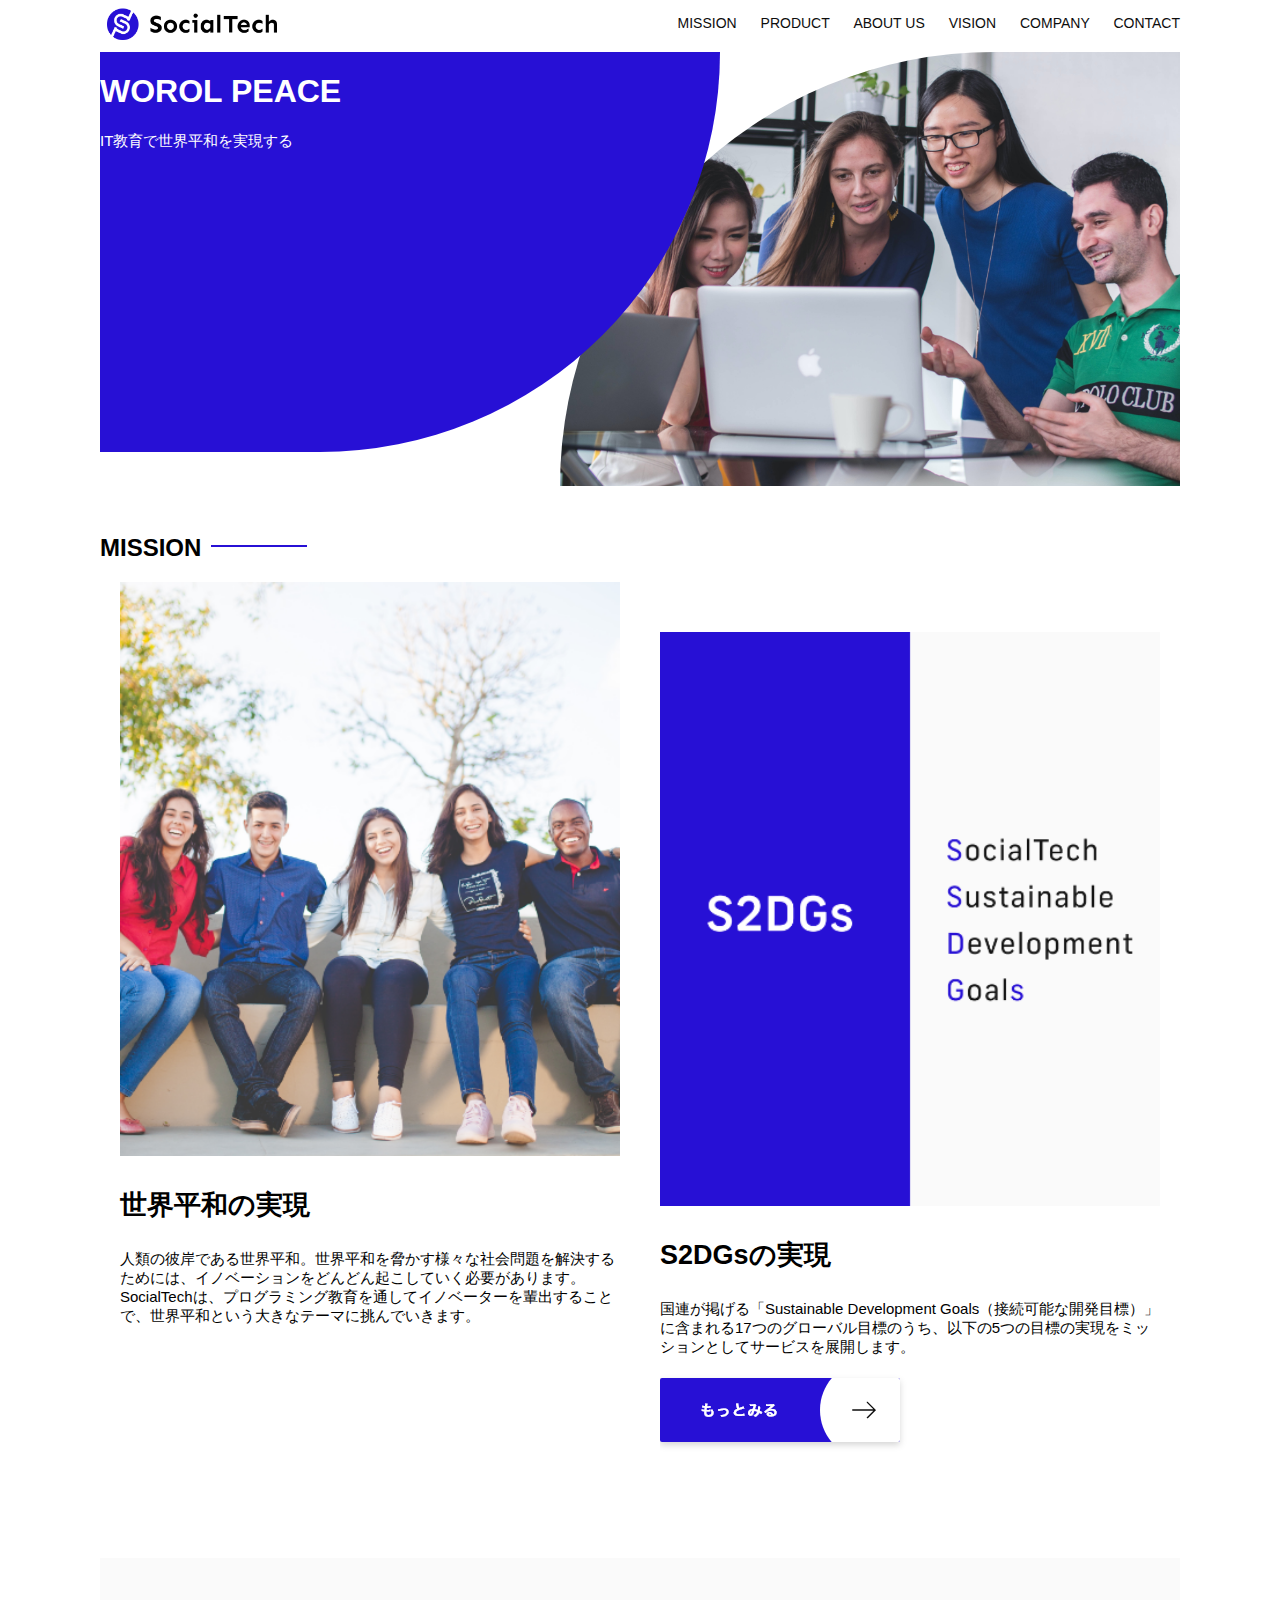
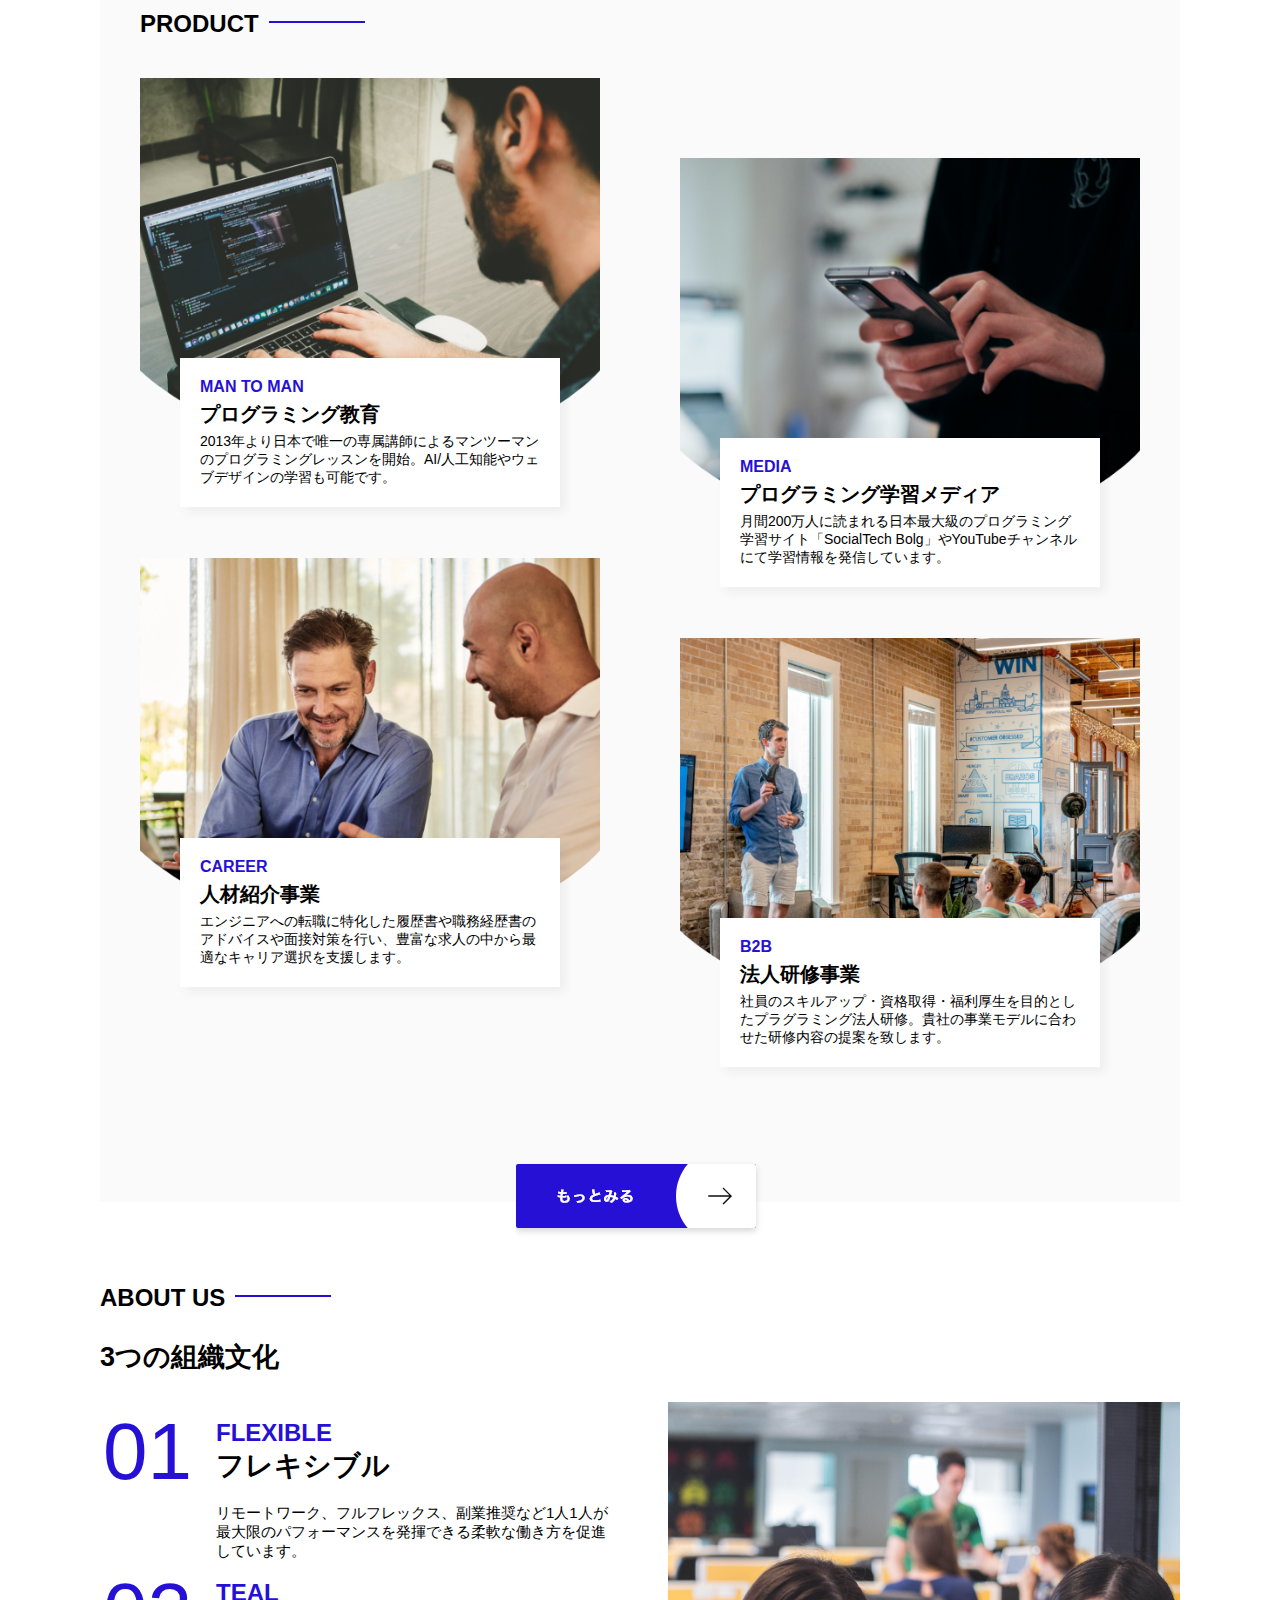
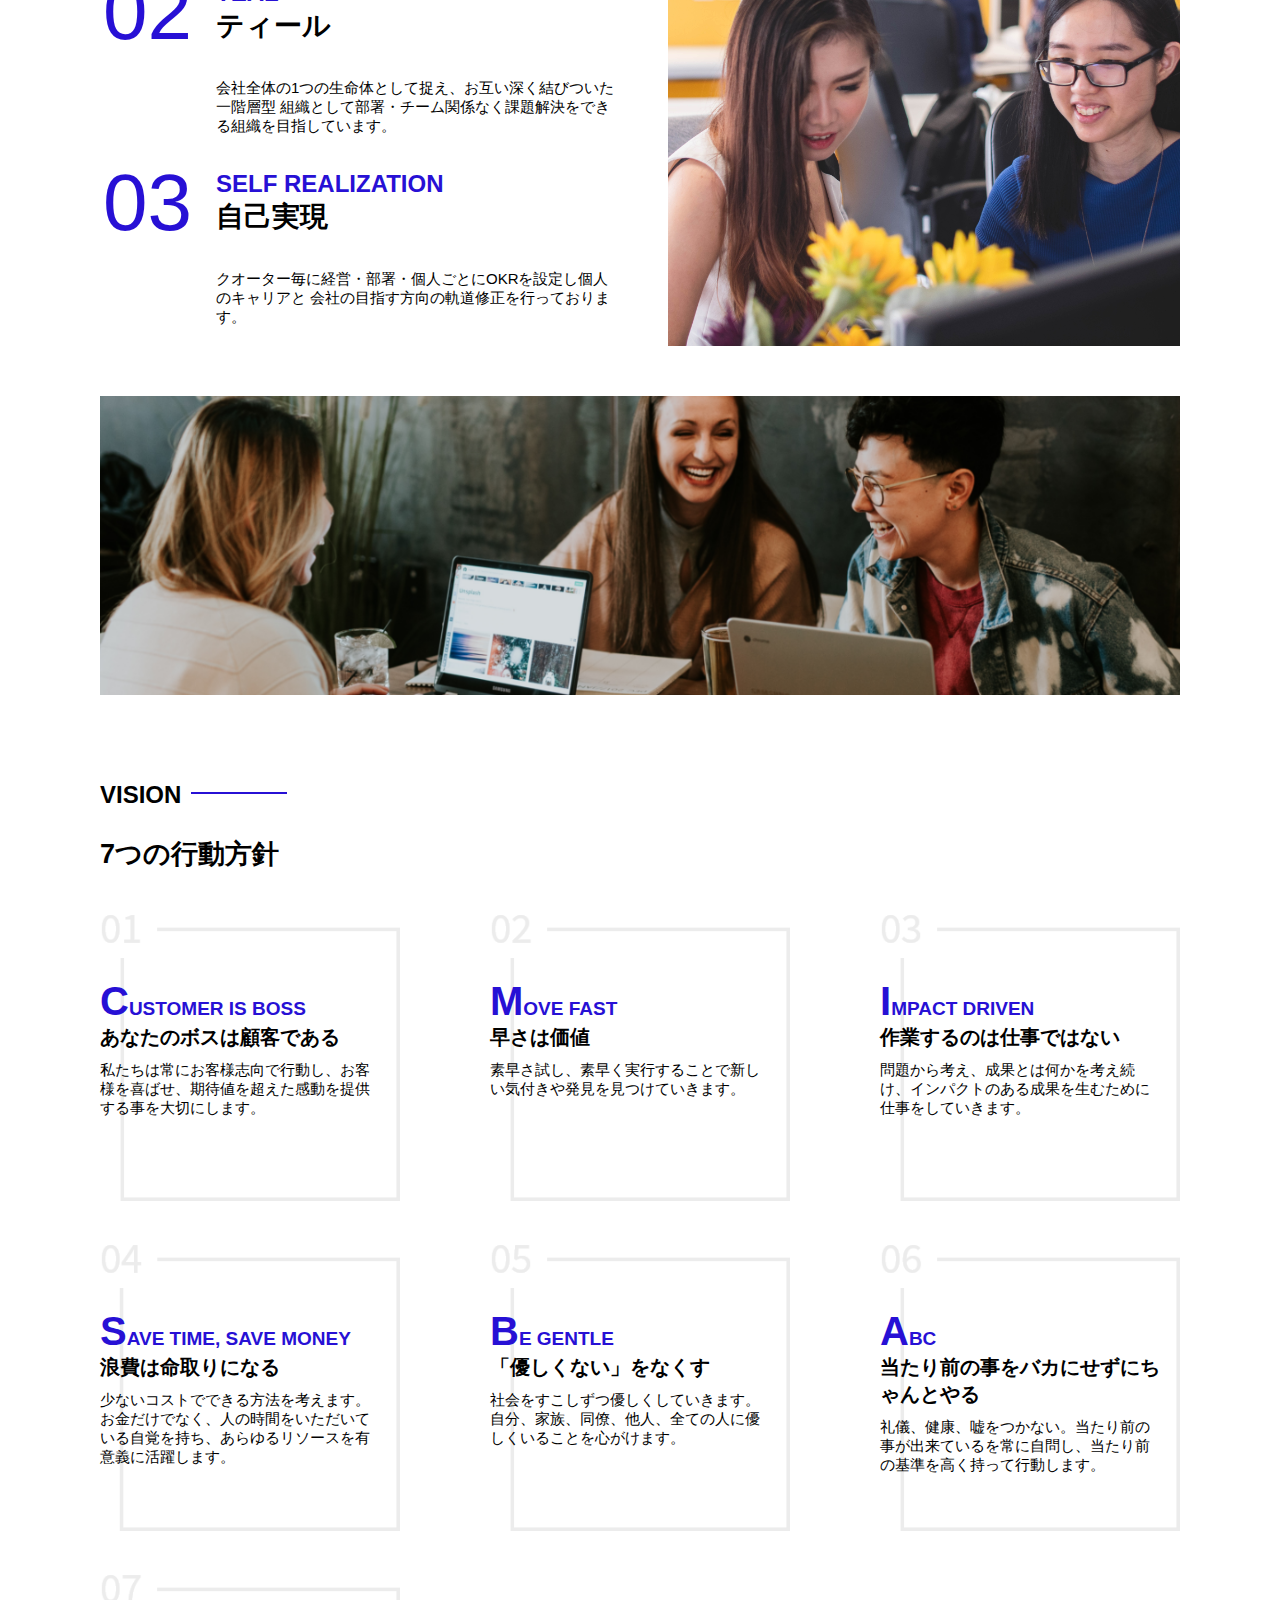
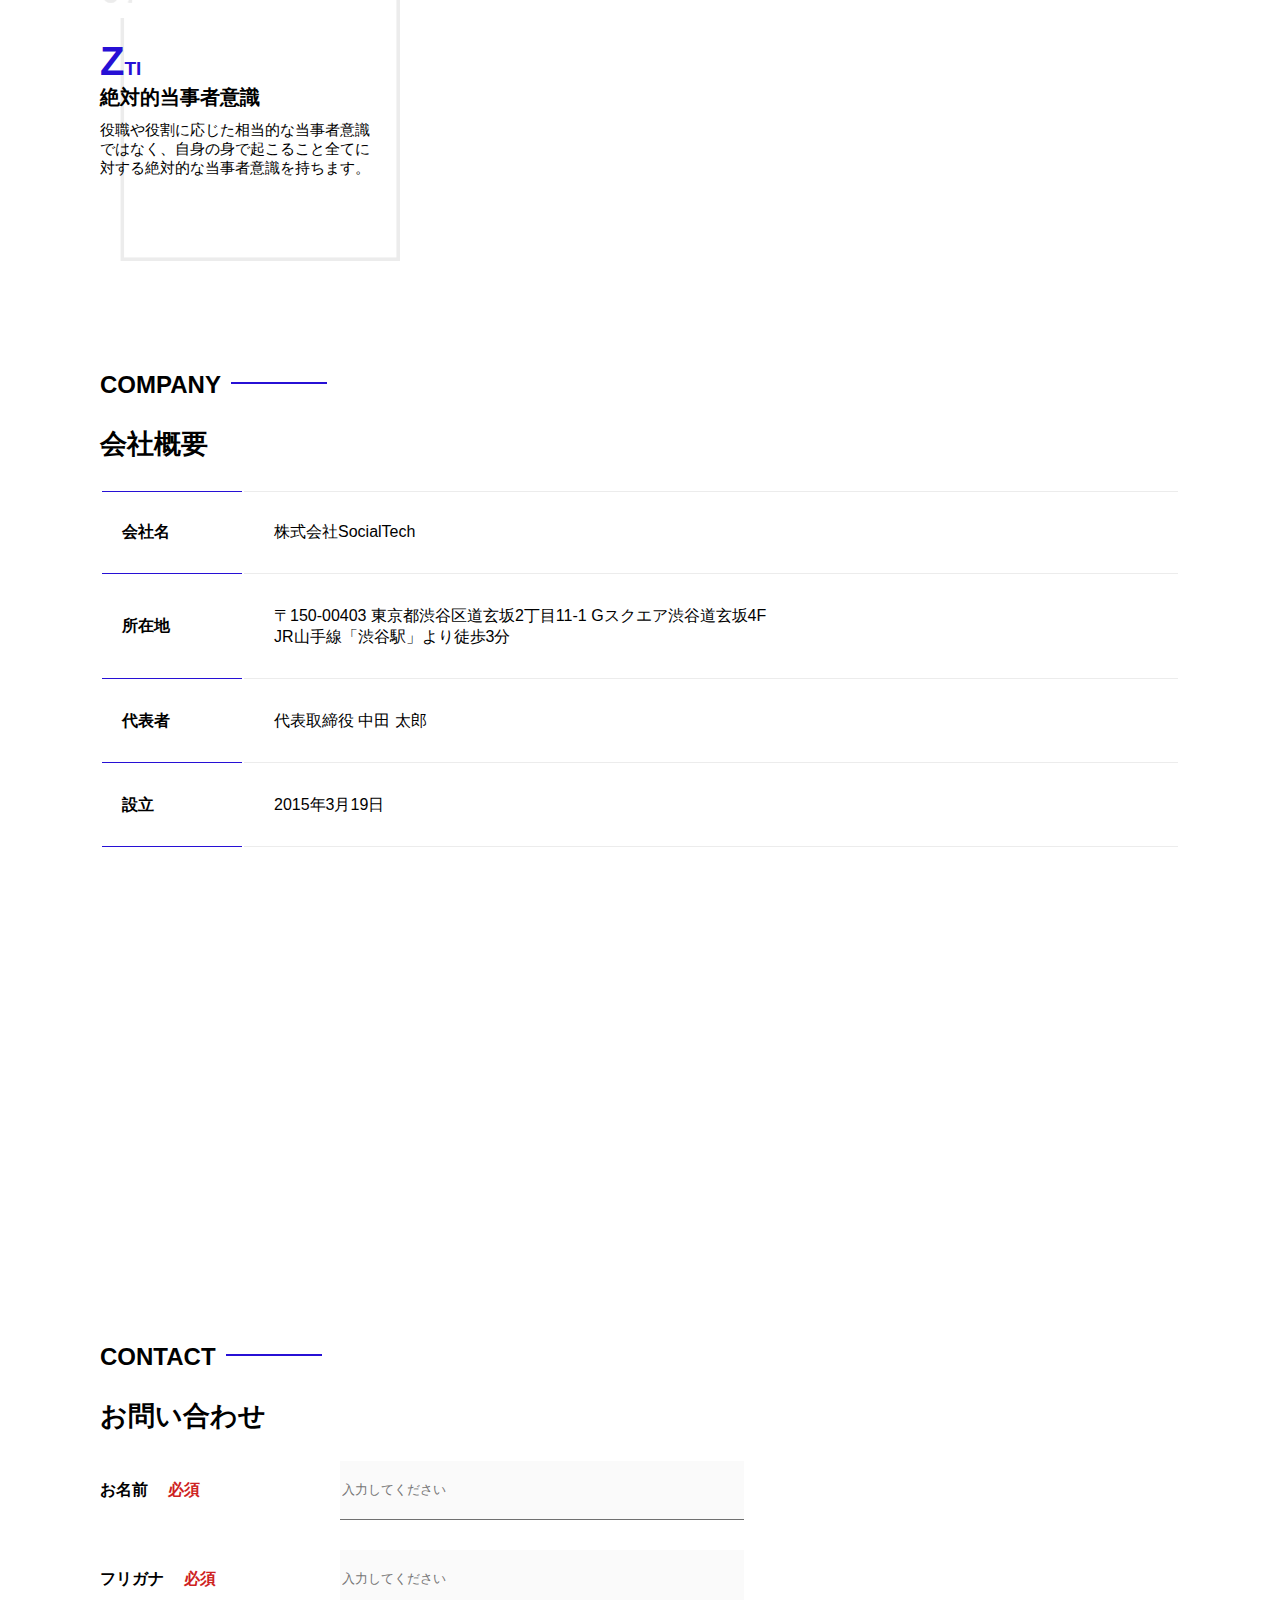
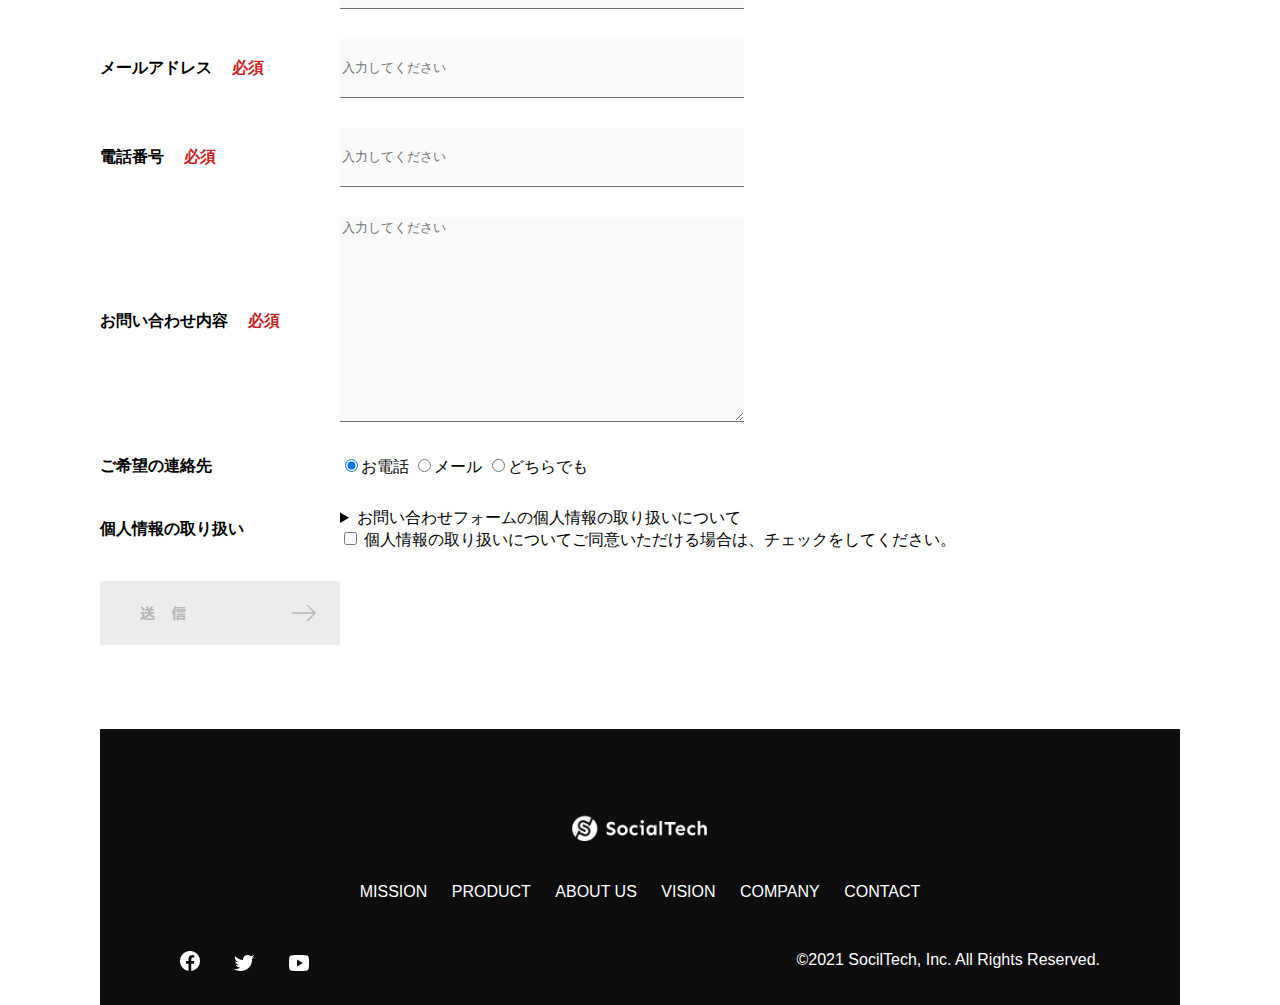
<file: index.html>
<!DOCTYPE html>
<html>
  <head>
    <title>SocialTech</title>
    <meta charset="utf-8">
    <meta name="description" content="SocialTechはEdtech業界のリーディングカンパニーを目指します。">
    <meta name="viewport" content="width=device-width, initial-scale=1.0">
    <link rel="stylesheet" href="style.css">
  </head>
  <body>
    <!-- ヘッダー -->
    <header>
      <!-- ロゴ -->
      <a href="index.html" id="logo"><img src="images/logo.png" alt="トップページに戻る"></a>

      <!-- PC用ナビゲーション -->
      <nav id="nav-pc">
        <a href="mission.html">MISSION</a>
        <a href="product.html">PRODUCT</a>
        <a href="index.html#sboutus">ABOUT US</a>
        <a href="index.html#vision">VISION</a>
        <a href="index.html#company">COMPANY</a>
        <a href="index.html#contact">CONTACT</a>
      </nav>
       <!-- スマホ用メニューボタン -->
     <img id="menu-sp" src="images/button-menu.png" alt="ナビゲーションを開く" onclick="document.getElementById('nav-sp').style.display = 'block'">

     <!-- スマホ用ナビゲーション -->
     <nav id="nav-sp">
      <img id="close" src="images/button-close.png" alt="ナビゲーションを閉じる" onclick="document.getElementById('nav-sp').style.display = 'none'">
      <a id="lgoo-sp" href="index.html" onclick="document.getElementbyId('nav-sp').style.display = 'none'"><img src="images/logo-sp.png" alt="トップページに戻る"></a>
      <a class="menu" href="mission.html" onclick="document.getElementbyId('nav-sp').style.display = 'none'">MISSION</a>
      <a class="menu" href="product.html" onclick="document.getElementbyId('nav-sp').style.display = 'none'">PRODUCT</a>
      <a class="menu" href="index.html#aboutus" onclick="document.getElementbyId('nav-sp').style.display = 'none'">ABOUT US</a>
      <a class="menu" href="index.html#vision" onclick="document.getElementbyId('nav-sp').style.display = 'none'">VISION</a>
      <a class="menu" href="index.html#company" onclick="document.getElementbyId('nav-sp').style.display = 'none'">COMPANY</a>
      <a class="menu" href="index.html#contact" onclick="document.getElementbyId('nav-sp').style.display = 'none'">CONTACT</a>
      <div id="sns">
        <a href="https://www.facebook.com/sejuku2013"><img src="images/button-facebook.png" alt="Facebookのリンク"></a>
        <a href="https://twitter.com/samuraijuku"><img src="images/button-twitter.png" alt="Twitterのリンク"></a>
        <a href="https://www.youtube.com/channel/UCCFOQO5aDK0xXam4cUQXT8g"><img src="images/button-youtube.png" alt="YouTubeのリンク"></a>
      </div>      
     </nav>
    </header>
    <main>
      <article>
        <!-- メインビジュアル -->
        <section id="main-visual">
          <div id="main-message">
            <h1>WOROL PEACE</h1>
            <p>IT教育で世界平和を実現する</p>
          </div>
          <img src="images/index/index-main.png" alt="PCの周りに集まる多国籍の仲間たち">
        </section>
        <!-- ミッション -->
        <section id="mission">
          <h2 class="index-h2">MISSION</h2>
          <div id="mission-flex">
            <div>
              <img id="mission-photo" src="images/index/index-mission.png" alt="屋外のベンチで写真を撮影する多国籍の仲間たち">
              <h3>世界平和の実現</h3>
              <p>
                人類の彼岸である世界平和。世界平和を脅かす様々な社会問題を解決するためには、イノベーションをどんどん起こしていく必要があります。SocialTechは、プログラミング教育を通してイノベーターを輩出することで、世界平和という大きなテーマに挑んでいきます。
              </p>
            </div>
            <div>
              <img id="s2dgs" src="images/index/s2dgs.png" alt="S2DGs">
              <h3>S2DGsの実現</h3>
              <p>国連が掲げる「Sustainable Development Goals（接続可能な開発目標）」に含まれる17つのグローバル目標のうち、以下の5つの目標の実現をミッションとしてサービスを展開します。</p>
              <a href="mission.html">
                <img src="images/button-more.png" alt="もっとみる">
              </a>
            </div>
          </div>
        </section>
        <!-- プロダクト -->
        <section id="product">
          <h2 class="index-h2">PRODUCT</h2>
          <div>
            <div id="product-left">
              <div>
                <img class="product-photo" src="images/index/index-mantoman.png" alt="PCでコートを書く男性">
                <div class="product-explain">
                  <span>MAN TO MAN</span>
                  <h3>プログラミング教育</h3>
                  <p>2013年より日本で唯一の専属講師によるマンツーマンのプログラミングレッスンを開始。AI/人工知能やウェブデザインの学習も可能です。</p>
                </div>
              </div>
              <div>
                <img class="product-photo" src="images/index/index-career.png" alt="笑顔で話し合う2人の男性">
                <div class="product-explain">
                  <span>CAREER</span>
                  <h3>人材紹介事業</h3>
                  <p>エンジニアへの転職に特化した履歴書や職務経歴書のアドバイスや面接対策を行い、豊富な求人の中から最適なキャリア選択を支援します。</p>

                </div>
              </div>
            </div>
            <div id="product-right">
              <div>
                <img class="product-photo" src="images/index/index-media.png" alt="スマートフォンを操作する人">
                <div class="product-explain">
                  <span>MEDIA</span>
                  <h3>プログラミング学習メディア</h3>
                  <p>月間200万人に読まれる日本最大級のプログラミング学習サイト「SocialTech Bolg」やYouTubeチャンネルにて学習情報を発信しています。</p>
                </div>
              </div>
              <div>
                <img class="product-photo" src="images/index/index-b2b.png" alt="講演中の男性とそれを聴く人々">
                <div class="product-explain">
                  <span>B2B</span>
                  <h3>法人研修事業</h3>
                  <p>社員のスキルアップ・資格取得・福利厚生を目的としたプラグラミング法人研修。貴社の事業モデルに合わせた研修内容の提案を致します。</p>
                </div>
              </div>
            </div>
          </div>
          <div>
            <a id="product-more" href="product.html">
              <img src="images/button-more.png" alt="もっとみる">
            </a>
          </div>
        </section>
      
      <!-- ABOUT US -->
      <section id="aboutus">
        <h2 class="index-h2">ABOUT US</h2>
        <h3>3つの組織文化</h3>
        <div>
          <table class="culture-table">
            <tr>
              <td>
                <span class="culture-num">01</span>
              </td>
              <td>
                <span class="culture-en">FLEXIBLE</span>
                <span class="culture-jp">フレキシブル</span>
              </td>
            </tr>
            <tr>
              <td>
                <!-- 空のセル -->
              </td>
              <td>
                <p class="culture-description">
                  リモートワーク、フルフレックス、副業推奨など1人1人が最大限のパフォーマンスを発揮できる柔軟な働き方を促進しています。
                </p>
              </td>
            </tr>
            <tr>
              <td>
                <span class="culture-num">02</span>
              </td>
              <td>
                <span class="culture-en">TEAL</span>
                <spna class="culture-jp">ティール</spna>
              </td>
            </tr>
            <tr>
              <td>
                <!-- 空のセル -->
              </td>
              <td>
                <p calss="culture-description">
                  会社全体の1つの生命体として捉え、お互い深く結びついた一階層型
                  組織として部署・チーム関係なく課題解決をできる組織を目指しています。
                </p>
              </td>
            </tr>
            <tr>
              <td>
                <span class="culture-num">03</span>
              </td>
              <td>
                <span class="culture-en">SELF REALIZATION</span>
                <span class="culture-jp">自己実現</span>
              </td>
            </tr>
            <tr>
              <td>
                <!-- 空のセル -->
              </td>
              <td>
                <p calss="culture-description">
                  クオーター毎に経営・部署・個人ごとにOKRを設定し個人のキャリアと
                  会社の目指す方向の軌道修正を行っております。
                </p>
              </td>
            </tr>
          </table>
          <img class="culture-img" src="images/index/index-aboutus1.png" alt="笑顔で話し合う2人の女性">
        </div>
        <img class="culture-img2" src="images/index/index-aboutus2.png" alt="笑顔で話し合う3人の男女">
      </section>
      <!-- VISION -->
      <section id="vision">
        <h2 class="index-h2">VISION</h2>
        <h3>7つの行動方針</h3>
        <div>
          <div class="vision-box">
            <img src="images/index/vision-01.png" alt="01">
            <span>
              <h4>CUSTOMER IS BOSS</h4>
              <h5>あなたのボスは顧客である</h5>
              <p>私たちは常にお客様志向で行動し、お客様を喜ばせ、期待値を超えた感動を提供する事を大切にします。</p>
            </span>
          </div>
          <div class="vision-box">
            <img src="images/index/vision-02.png" alt="02">
            <span>
              <h4>MOVE FAST</h4>
              <h5>早さは価値</h5>
              <p>素早さ試し、素早く実行することで新しい気付きや発見を見つけていきます。</p>
            </span>
          </div>
          <div class="vision-box">
            <img src="images/index/vision-03.png" alt="03">
            <span>
              <h4>IMPACT DRIVEN</h4>
              <h5>作業するのは仕事ではない</h5>
              <p>問題から考え、成果とは何かを考え続け、インパクトのある成果を生むために仕事をしていきます。</p>
            </span>
          </div>
          <div class="vision-box">
            <img src="images/index/vision-04.png" alt="04">
            <span>
              <h4>SAVE TIME, SAVE MONEY</h4>
              <h5>浪費は命取りになる</h5>
              <p>少ないコストでできる方法を考えます。お金だけでなく、人の時間をいただいている自覚を持ち、あらゆるリソースを有意義に活躍します。</p>
            </span>
          </div>
          <div class="vision-box">
            <img src="images/index/vision-05.png" alt="05">
            <span>
              <h4>BE GENTLE</h4>
              <h5>「優しくない」をなくす</h5>
              <p>社会をすこしずつ優しくしていきます。自分、家族、同僚、他人、全ての人に優しくいることを心がけます。</p>
            </span>
          </div>
          <div class="vision-box">
            <img src="images/index/vision-06.png" alt="06">
            <span>
              <h4>ABC</h4>
              <h5>当たり前の事をバカにせずにちゃんとやる</h5>
              <p>礼儀、健康、嘘をつかない。当たり前の事が出来ているを常に自問し、当たり前の基準を高く持って行動します。</p>
            </span>
          </div>
          <div class="vision-box">
          <img src="images/index/vision-07.png" alt="07">
          <span>
            <h4>ZTI</h4>
            <h5>絶対的当事者意識</h5>
            <p>役職や役割に応じた相当的な当事者意識ではなく、自身の身で起こること全てに対する絶対的な当事者意識を持ちます。
            </p>
          </span>
          </div>
        </div>
      </section>
      <!-- COMPANY -->
      <section id="company">
        <h2 class="index-h2">COMPANY</h2>
        <h3>会社概要</h3>
        <table id="company-table">
          <tr>
            <th class="tableheader-first">会社名</th>
            <td class="cell-first">株式会社SocialTech</td>
          </tr>
          <tr>
            <th class="tableheader">所在地</th>
            <td class="cell">〒150-00403 東京都渋谷区道玄坂2丁目11-1 Gスクエア渋谷道玄坂4F<br>JR山手線「渋谷駅」より徒歩3分</td>
          </tr>
          <tr>
            <th class="tableheader">代表者</th>
            <td class="cell">代表取締役 中田 太郎</td>
          </tr>
          <tr>
            <th class="tableheader">設立</th>
            <td class="cell">2015年3月19日</td>
          </tr>
        </table>
        <iframe 
          src="https://www.google.com/maps/embed?pb=!1m18!1m12!1m3!1d3241.7759544892483!2d139.69399665123464!3d35.65789123876098!2m3!1f0!2f0!3f0!3m2!1i1024!2i768!4f13.1!3m3!1m2!1s0x60188caa0042e8d1%3A0xba130bea826a7aa2!2z44CSMTUwLTAwNDMg5p2x5Lqs6YO95riL6LC35Yy66YGT546E5Z2C77yS5LiB55uu77yR77yR4oiS77yR!5e0!3m2!1sja!2sjp!4v1636872991912!5m2!1sja!2sjp"
          style="border:0;" allowfullscreen="" loadgin="lazy">
        </iframe>
      </section>
      <!-- お問い合わせフォーム -->
      <section id="contact">
        <h2 class="index-h2">CONTACT</h2>
        <h3>お問い合わせ</h3>
        <form action="https://api.staticforms.xyz/submit" method="post">
          <input type="text" name="honeypot" style="display:none">
          <!-- STATIC FORMSのアクセスキー -->
          <input type="hidden" name="accessKey" value="407da617-d310-4abb-9f5d-57615ef4eaf1">
          <!-- メールタイトル -->
          <input type="hidden" name="subject" value="お問い合わせフォーム"/>
          <!-- 送信先のメールアドレスをvalueに設定する -->
          <input type="hidden" name="replyTo" value="naposuke7@gmail.com">
          <!-- redirectToのURLは公開後のURLリンクする -->
          <input type="hidden" name="redirectTo" value="">
          <div>
            <div class="contact-heading">
              <label class="contact-label">お名前<span class="contact-span">必須</span></label>
            </div>
            <div>
              <input type="text" name="name" placeholder="入力してください" class="contact-textbox">
            </div>
          </div>
          <div>
            <div class="contact-heading">
              <label class="contact-label">フリガナ<span class="contact-span">必須</span></label>
            </div>
            <div>
              <input type="text" name="hurigna" placeholder="入力してください" class="contact-textbox">
            </div>
          </div>
          <div>
            <div class="contact-heading">
              <label class="contact-label">メールアドレス<span class="contact-span">必須</span></label>
            </div>
            <div>
              <input type="text" name="hurigna" placeholder="入力してください" class="contact-textbox">
            </div>
          </div>
          <div>
            <div class="contact-heading">
              <label class="contact-label">電話番号<span class="contact-span">必須</span></label>
            </div>
            <div>
              <input type="text" name="hurigna" placeholder="入力してください" class="contact-textbox">
            </div>
          </div>
          <div>
            <div class="contact-heading">
              <label class="contact-label">お問い合わせ内容<span class="contact-span">必須</span></label>
            </div>
            <div>
              <textarea class="contact-textarea" placeholder="入力してください" name="message"></textarea>
            </div>
          </div>
          <div>
            <div class="contact-heading">
              <label class="contact-label">ご希望の連絡先<span class="contact-span"></span></label>
            </div>
            <div>
              <input class="radiobutton" type="radio" value="tel" name="contact" checked><label>お電話</label>
              <input class="radiobutton" type="radio" value="mail" name="contact"><label>メール</label>
              <input class="radiobutton" type="radio" value="both" name="contact"><label>どちらでも</label>
            </div>
          </div>
          <div>
            <div class="contact-heading">
              <label class="contact-label">個人情報の取り扱い</label>
            </div>
            <div>
              <details>
                <summary>お問い合わせフォームの個人情報の取り扱いについて</summary>
                <div>
                  <span>１．組織の名称又は氏名</span><br>
                  株式会社SocialTech<br><br>
                  <span>２．個人情報保護管理者（著しくその代理人）の氏名又は職名、所属及び連絡先
                    鈴木 一郎 コーポレート部</span><br>
                  メールアドレス：support@socialtech.ent<br>
                  TEL：03-xxxx-xxxx<br>
                  <span>３．個人情報の利用目的</span><br>
                  ・本サービス及び本サービスに関する情報の提供又はそれらに関する連絡のため<br>
                  ・ユーザーの本人確認のため<br>
                  ・当社サービスのご案内のため<br>
                  ・当社の商品等の広告または宣言（電子メールによるものを含むものとします。）<br><br>
                  <span>４．個人情報の取り扱い業務の委託</span>
                  個人情報の取扱業務の全部または一部を外部に業務委託する場合があります。<br>
                  その際、弊社は、個人情報を適切に保護でk理宇管理体制を敷き実行していることを条件として<br>
                  委託先を厳選したうえで、機密保持特約を委託先と締結し、お客様の個人情報を厳密に管理させます。<br><br>
                  <span>５．個人情報の開示等の請求</span><br>
                  お客差様は、弊社に対してご人身の個人情報の開示等（利用目的の通知、開示、内容の訂正・追加・削除、利用の停止または消去、第三者への提供の停止）に関して、当社問合せ窓口に申し出ることができます。<br>
                  その際、弊社はお客様ご本人を確認させていただいたうえで、合理的な期間内に対応いたします。<br><br>
                  なお、個人情報に関する弊社問合せ先は、次の通りです。<br><br>
                  株式会社SocialTech 個人情報問合せ窓口<br>
                  〒150-0043 東京都渋谷区道玄坂2丁目11-1 Gスクエア渋谷道玄坂 4F<br>
                  メールアドレス：support@socialtech.net TEL：03-xxxx-xxxx<br><br>
                  <span>６．個人情報を提供されることの任意性について</span><br><br>
                  お客様がご自身の個人情報を弊社に提供されるか否かは、お客様のご判断によりますが、もしご提供されない場合には、適切なサービスが提供できない場合がありますので予めご了承ください。
                </div>
              </details>
              <input type="checkbox" name="agree">
              <span>個人情報の取り扱いについてご同意いただける場合は、チェックをしてください。</span>
            </div>
          </div>
          <input type="image" src="images/button-submit.png" alt="送信する">
        </form>
      </section>
    </article>
    <footer>
      <div id="footer-logo">
        <img src="images/logo-sp.png" alt="SocialTech">
      </div>
      <div id="footer-link">
        <a href="mission.html">MISSION</a>
        <a href="product.html">PRODUCT</a>
        <a href="index.html#aboutus">ABOUT US</a>
        <a href="index.html#vision">VISION</a>
        <a href="index.html#company">COMPANY</a>
        <a href="index.html#contact">CONTACT</a>
      </div>
      <div id="sns-footer">
        <a href="https://www.facebook.com/sejuku2013"><img src="images/button-facebook.png" alt="Facebookのリンク"></a>
        <a href="https://twitter.com/samuraijuku"><img src="images/button-twitter.png" alt="Twitterのリンク"></a>
        <a href="https://www.youtube.com/channel/UCCFOQO5aDK0xXam4cUQXT8g"><img src="images/button-youtube.png" alt="YouTubeのリンク"></a>
        <span id="copyright">&copy;2021 SocilTech, Inc. All Rights Reserved. </span>
      </div>
    </footer>
    </main>
  </body>
</html>
</file>
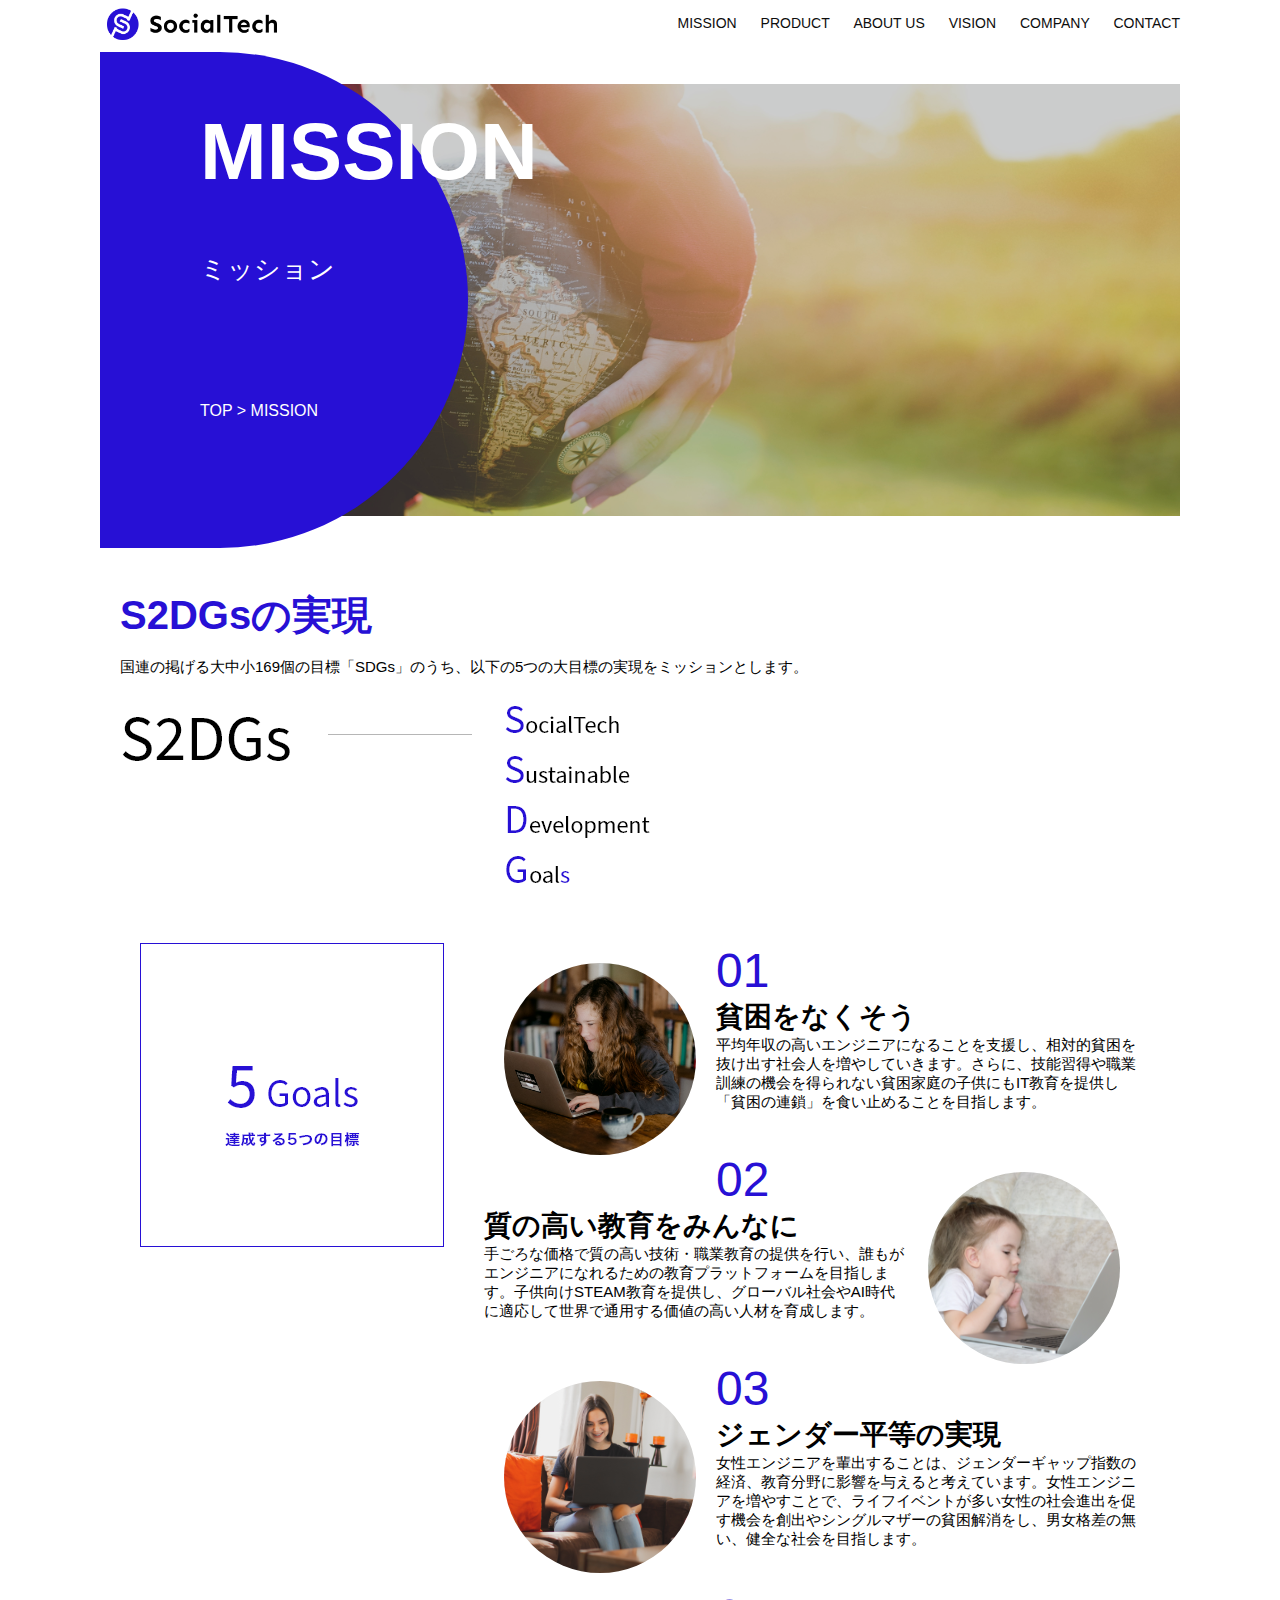
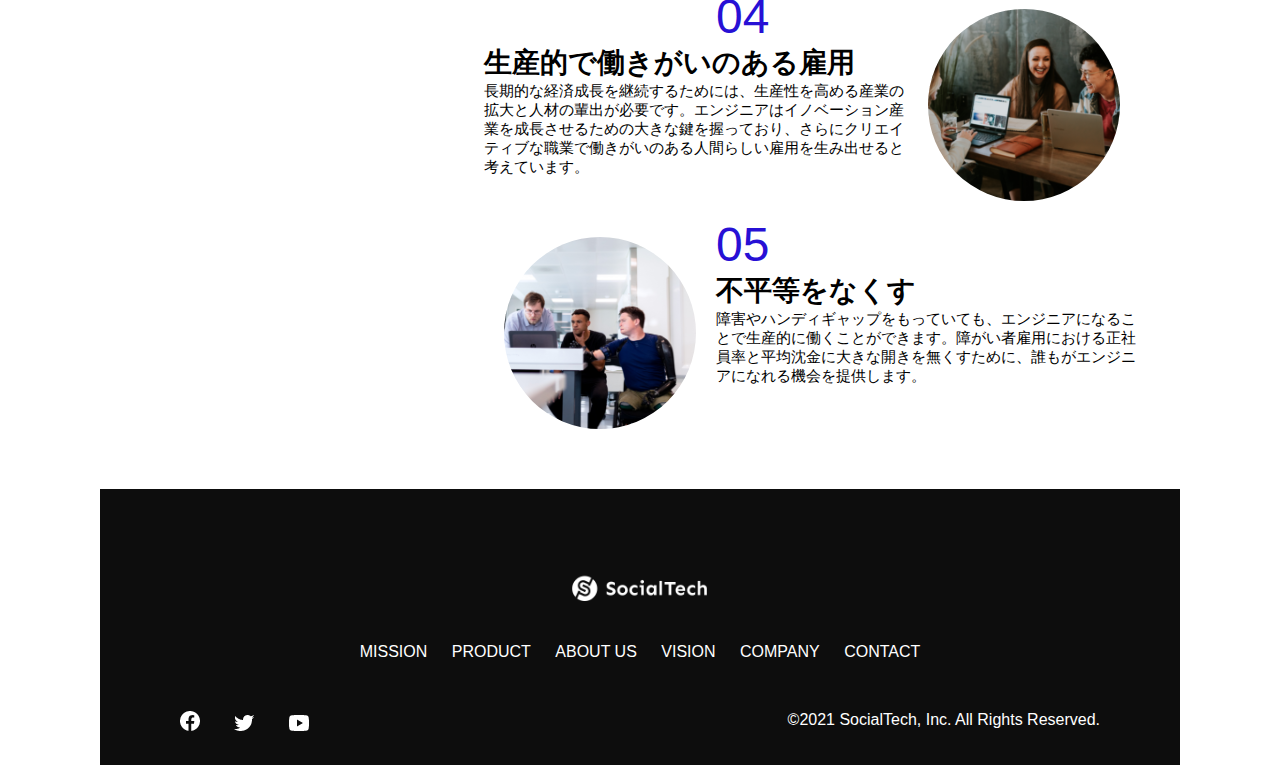
<file: mission.html>
<!DOCTYPE html>
<html>
  <head>
    <title>SocialTech - MISSION ミッション -</title>
    <meta charset="UTF-8">
    <meta name="description" content="SocialTechが目指す5つの目標（S2DGs）を紹介します">
    <meta name="viewport" content="width=device-width, initial-scale=1.0">
    <link rel="stylesheet" href="style.css">
  </head>

  <body>
    <!-- ヘッダー -->
    <header>
      <!-- ロゴ -->
      <a href="index.html" id="logo"><img src="images/logo.png" alt="トップページに戻る"></a>

      <!-- PC用ナビゲーション -->
      <nav id="nav-pc">
        <a href="mission.html">MISSION</a>
        <a href="product.html">PRODUCT</a>
        <a href="index.html#aboutus">ABOUT US</a>
        <a href="index.html#vision">VISION</a>
        <a href="index.html#company">COMPANY</a>
        <a href="index.html#contact">CONTACT</a>
      </nav>

      <!-- スマホ用メニューボタン -->
      <img id="menu-sp" src="images/button-menu.png" alt="ナビゲーションを開く" onclick="document.getElementById('nav-sp').style.display = 'block'">

      <!-- スマホ用ナビゲーション -->
      <nav id="nav-sp">
        <img id="close" src="images/button-close.png" alt="ナビゲーションを閉じる" onclick="document.getElementById('nav-sp').style.display = 'none'">
        <a id="logo-sp" href="index.html" onclick="document.getElementById('nav-sp').style.display = 'none'"><img
            src="images/logo-sp.png" alt="トップページに戻る"></a>
        <a class="menu" href="mission.html" onclick="document.getElementById('nav-sp').style.display = 'none'">MISSION</a>
        <a class="menu" href="product.html" onclick="document.getElementById('nav-sp').style.display = 'none'">PRODUCT</a>
        <a class="menu" href="index.html#aboutus" onclick="document.getElementById('nav-sp').style.display = 'none'">ABOUT
          US</a>
        <a class="menu" href="index.html#vision"
          onclick="document.getElementById('nav-sp').style.display = 'none'">VISION</a>
        <a class="menu" href="index.html#company"
          onclick="document.getElementById('nav-sp').style.display = 'none'">COMPANY</a>
        <a class="menu" href="index.html#contact"
          onclick="document.getElementById('nav-sp').style.display = 'none'">CONTACT</a>
        <div id="sns">
          <a href="https://www.facebook.com/sejuku2013"><img src="images/button-facebook.png" alt="Facebookのリンク"></a>
          <a href="https://twitter.com/samuraijuku"><img src="images/button-twitter.png" alt="Twitterのリンク"></a>
          <a href="https://www.youtube.com/channel/UCCFOQO5aDK0xXam4cUQXT8g"><img src="images/button-youtube.png" alt="YouTubeのリンク"></a>
        </div>
      </nav>
    </header>
    <main>
      <article>
        <section id="mission-main">
          <div id="mission-title">
            <h1>MISSION</h1>
            <span>ミッション</span>
            <div>TOP > MISSION</div>
          </div>
        </section>
        <section id="mission-s2dgs">
          <h2 class="mission-h2">S2DGsの実現</h2>
          <p>国連の掲げる大中小169個の目標「SDGs」のうち、以下の5つの大目標の実現をミッションとします。</p>
          <img src="images/mission/mission-s2dgs.png" alt="S2DGs">
        </section>
        <section id="mission-5goals">
          <div>
            <img id="s2dgs-image" src="images/mission/mission-5goals.png" alt="5Goals">
          </div>
          <div>
            <div>
              <img class="fivegoals-image-left" src="images/mission/mission-5goals01.png" alt="PCを操作する女の子">
              <span class="fivegoals-number">01</span>
              <h3 class="fivegoals-h3">貧困をなくそう</h3>
              <p class="fivegoals-p">
                平均年収の高いエンジニアになることを支援し、相対的貧困を抜け出す社会人を増やしていきます。さらに、技能習得や職業訓練の機会を得られない貧困家庭の子供にもIT教育を提供し「貧困の連鎖」を食い止めることを目指します。
              </p>
            </div>
            <div>
              <img class="fivegoals-image-right" src="images/mission/mission-5goals02.png" alt="PCを見つめる小さい女の子">
              <span class="fivegoals-number">02</span>
              <h3 class="fivegoals-h3">質の高い教育をみんなに</h3>
              <p class="fivegoals-p">
                手ごろな価格で質の高い技術・職業教育の提供を行い、誰もがエンジニアになれるための教育プラットフォームを目指します。子供向けSTEAM教育を提供し、グローバル社会やAI時代に適応して世界で通用する価値の高い人材を育成します。
              </p>
            </div>
            <div>
              <img class="fivegoals-image-left" src="images/mission/mission-5goals03.png" alt="PCを操作する女性">
              <span class="fivegoals-number">03</span>
              <h3 class="fivegoals-h3">ジェンダー平等の実現</h3>
              <p class="fivegoals-p">
                女性エンジニアを輩出することは、ジェンダーギャップ指数の経済、教育分野に影響を与えると考えています。女性エンジニアを増やすことで、ライフイベントが多い女性の社会進出を促す機会を創出やシングルマザーの貧困解消をし、男女格差の無い、健全な社会を目指します。
              </p>
            </div>
            <div>
              <img class="fivegoals-image-right" src="images/mission/mission-5goals04.png" alt="笑顔で話し合う3人の男女">
              <span class="fivegoals-number">04</span>
              <h3 class="fivegoals-h3">生産的で働きがいのある雇用</h3>
              <p class="fivegoals-p">
                長期的な経済成長を継続するためには、生産性を高める産業の拡大と人材の輩出が必要です。エンジニアはイノベーション産業を成長させるための大きな鍵を握っており、さらにクリエイティブな職業で働きがいのある人間らしい雇用を生み出せると考えています。
              </p>
            </div>
            <div>
              <img class="fivegoals-image-left" src="images/mission/mission-5goals05.png" alt="障害を持つ男性が生き生きと働く様子">
              <span class="fivegoals-number">05</span>
              <h3 class="fivegoals-h3">不平等をなくす</h3>
              <p class="fivegoals-p">
                障害やハンディギャップをもっていても、エンジニアになることで生産的に働くことができます。障がい者雇用における正社員率と平均沈金に大きな開きを無くすために、誰もがエンジニアになれる機会を提供します。
              </p>
            </div>
            
          </div>
        </section>
      </article>
      <footer>
        <div id="footer-logo">
          <img src="images/logo-sp.png" alt="SocialTech">
        </div>
        <div id="footer-link">
          <a href="mission.html">MISSION</a>
          <a href="product.html">PRODUCT</a>
          <a href="index.html#aboutus">ABOUT US</a>
          <a href="index.html#vision">VISION</a>
          <a href="index.html#company">COMPANY</a>
          <a href="index.html#contact">CONTACT</a>
        </div>
        <div id="sns-footer">
          <a href="https://www.facebook.com/sejuku2013"><img src="images/button-facebook.png" alt="Facebookのリンク"></a>
          <a href="https://twitter.com/samuraijuku"><img src="images/button-twitter.png" alt="Twitterのリンク"></a>
          <a href="https://www.youtube.com/channel/UCCFOQO5aDK0xXam4cUQXT8g"><img src="images/button-youtube.png" alt="YouTubeのリンク"></a>
          <span id="copyright">&copy;2021 SocialTech, Inc. All Rights Reserved. </span>
        </div>
      </footer>
    </main>
  </body>
</html>
</file>
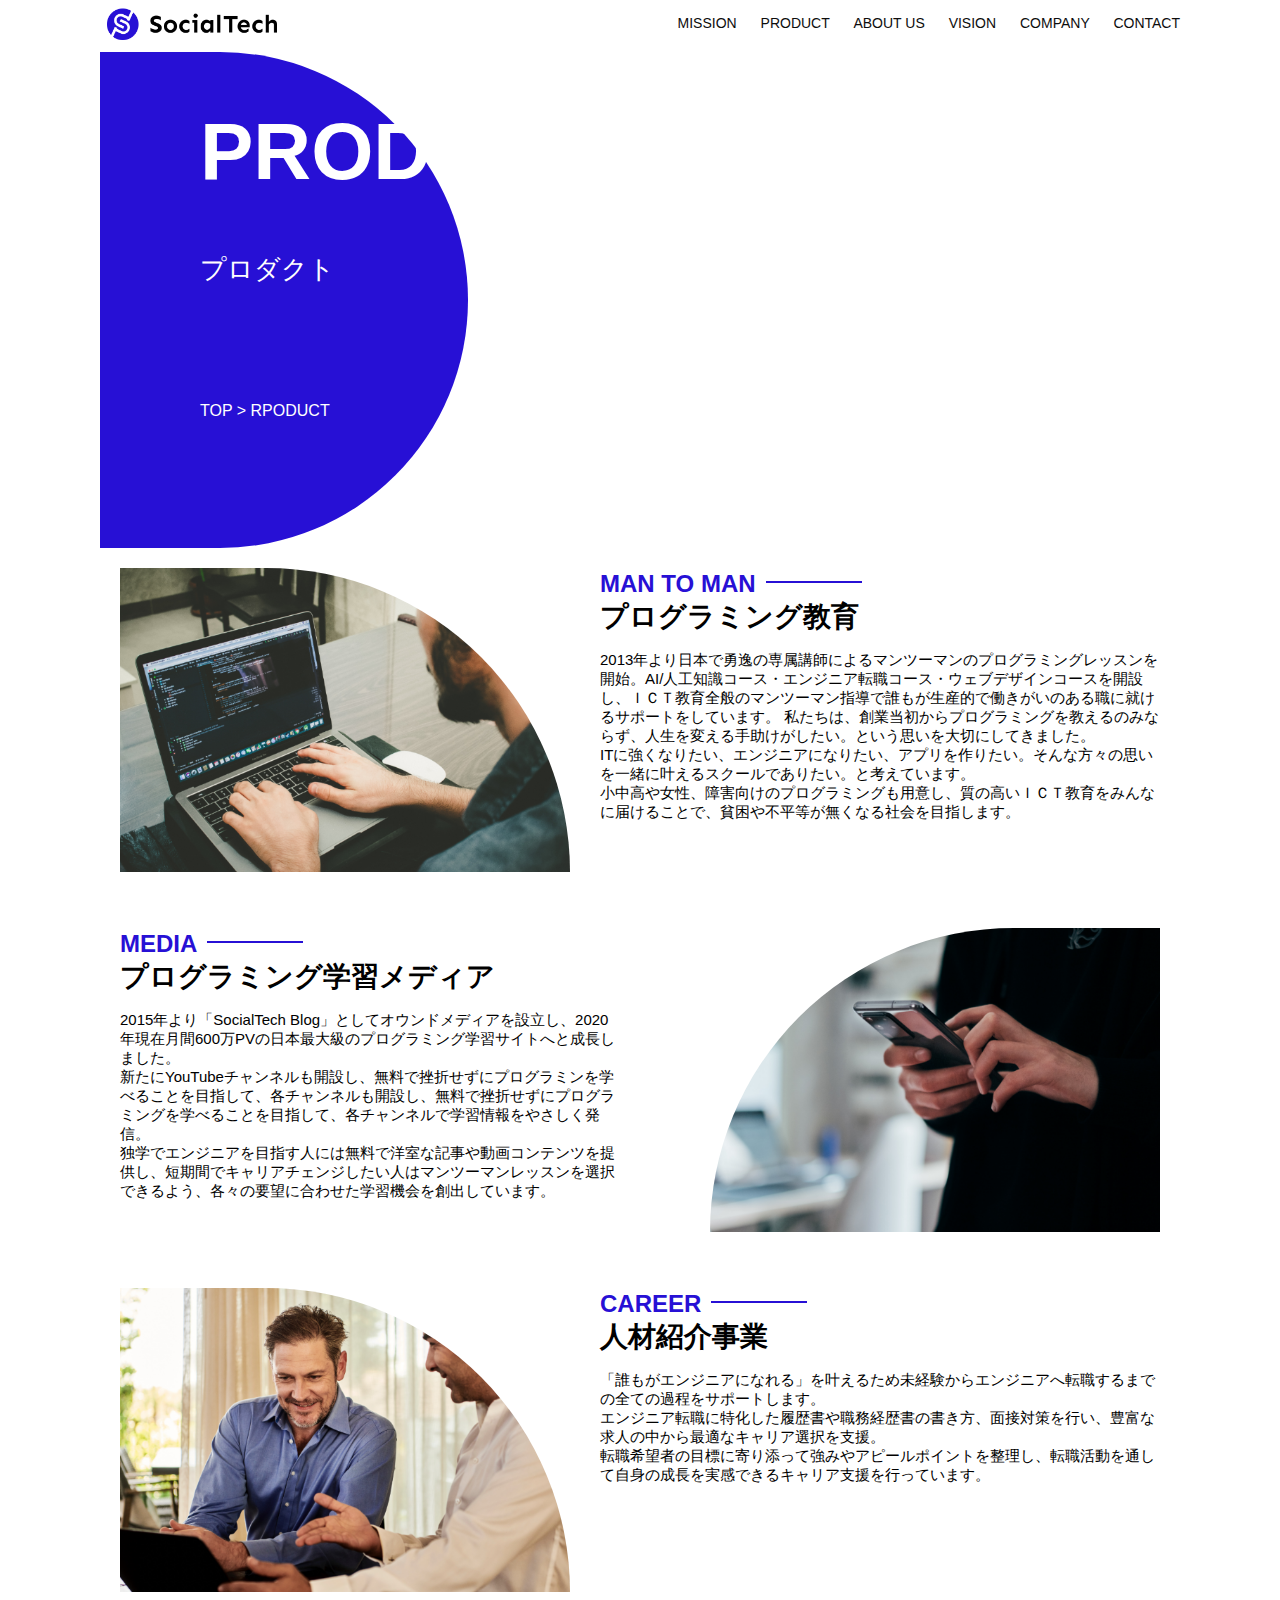
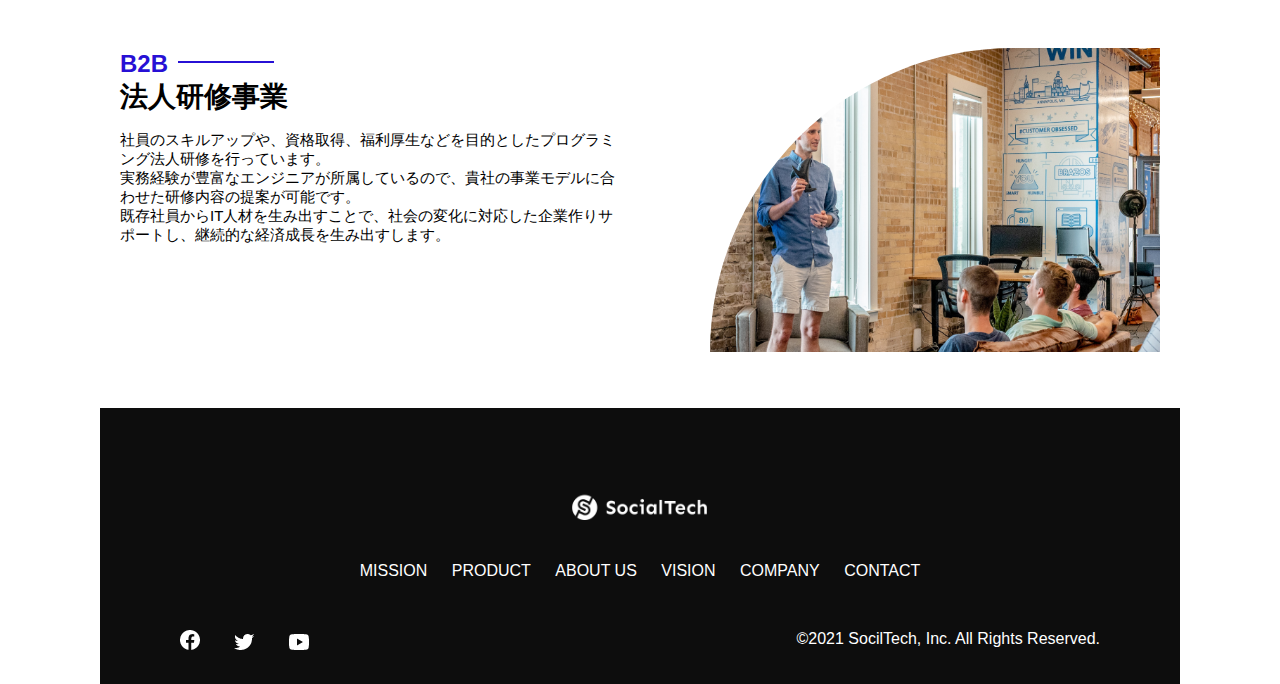
<file: product.html>
<!DOCTYPE html>
<html>
  <head>
    <title>SocialTech -PRODUCT プロダクト-</title>
    <meta charset="utf-8">
    <meta name="description" content="SocialTechの4つのプロダクトを紹介します">
    <meta name="viewport" content="width=device-width, initial-scale=1.0">
    <link rel="stylesheet" href="style.css">
  </head>
  <body>
    <!-- ヘッダー -->
    <header>
      <!-- ロゴ -->
      <a href="index.html" id="logo"><img src="images/logo.png" alt="トップページに戻る"></a>

      <!-- PC用ナビゲーション -->
      <nav id="nav-pc">
        <a href="mission.html">MISSION</a>
        <a href="product.html">PRODUCT</a>
        <a href="index.html#sboutus">ABOUT US</a>
        <a href="index.html#vision">VISION</a>
        <a href="index.html#company">COMPANY</a>
        <a href="index.html#contact">CONTACT</a>
      </nav>
       <!-- スマホ用メニューボタン -->
     <img id="menu-sp" src="images/button-menu.png" alt="ナビゲーションを開く" onclick="document.getElementById('nav-sp').style.display = 'block'">

     <!-- スマホ用ナビゲーション -->
     <nav id="nav-sp">
      <img id="close" src="images/button-close.png" alt="ナビゲーションを閉じる" onclick="document.getElementById('nav-sp').style.display = 'none'">
      <a id="lgoo-sp" href="index.html" onclick="document.getElementbyId('nav-sp').style.display = 'none'"><img src="images/logo-sp.png" alt="トップページに戻る"></a>
      <a class="menu" href="mission.html" onclick="document.getElementbyId('nav-sp').style.display = 'none'">MISSION</a>
      <a class="menu" href="product.html" onclick="document.getElementbyId('nav-sp').style.display = 'none'">PRODUCT</a>
      <a class="menu" href="index.html#aboutus" onclick="document.getElementbyId('nav-sp').style.display = 'none'">ABOUT US</a>
      <a class="menu" href="index.html#vision" onclick="document.getElementbyId('nav-sp').style.display = 'none'">VISION</a>
      <a class="menu" href="index.html#company" onclick="document.getElementbyId('nav-sp').style.display = 'none'">COMPANY</a>
      <a class="menu" href="index.html#contact" onclick="document.getElementbyId('nav-sp').style.display = 'none'">CONTACT</a>
      <div id="sns">
        <a href="https://www.facebook.com/sejuku2013"><img src="images/button-facebook.png" alt="Facebookのリンク"></a>
        <a href="https://twitter.com/samuraijuku"><img src="images/button-twitter.png" alt="Twitterのリンク"></a>
        <a href="https://www.youtube.com/channel/UCCFOQO5aDK0xXam4cUQXT8g"><img src="images/button-youtube.png" alt="YouTubeのリンク"></a>
      </div>      
     </nav>
    </header>
    <main>
      <article>
        <section id="product-main">
          <div id="product-title">
            <h1>PRODUCT</h1>
            <span>プロダクト</span>
            <div>TOP > RPODUCT</div>
          </div>
        </section>
        <section class="product-section1">
          <img src="images/product/product-mantoman.png" alt="PCでコードを書く男性">
          <div>
            <h2 class="product-h2">MAN TO MAN</h2>
            <h3 class="product-h3">プログラミング教育</h3>
            <p>
              2013年より日本で勇逸の専属講師によるマンツーマンのプログラミングレッスンを開始。AI/人工知識コース・エンジニア転職コース・ウェブデザインコースを開設し、ＩＣＴ教育全般のマンツーマン指導で誰もが生産的で働きがいのある職に就けるサポートをしています。
              私たちは、創業当初からプログラミングを教えるのみならず、人生を変える手助けがしたい。という思いを大切にしてきました。<br>ITに強くなりたい、エンジニアになりたい、アプリを作りたい。そんな方々の思いを一緒に叶えるスクールでありたい。と考えています。<br>小中高や女性、障害向けのプログラミングも用意し、質の高いＩＣＴ教育をみんなに届けることで、貧困や不平等が無くなる社会を目指します。
            </p>
          </div>
        </section>
        <section class="product-section2">
          <div>
            <h2 class="product-h2">MEDIA</h2>
            <h3 class="product-h3">プログラミング学習メディア</h3>
            <p>
              2015年より「SocialTech Blog」としてオウンドメディアを設立し、2020年現在月間600万PVの日本最大級のプログラミング学習サイトへと成長しました。<br>新たにYouTubeチャンネルも開設し、無料で挫折せずにプログラミンを学べることを目指して、各チャンネルも開設し、無料で挫折せずにプログラミングを学べることを目指して、各チャンネルで学習情報をやさしく発信。<br>独学でエンジニアを目指す人には無料で洋室な記事や動画コンテンツを提供し、短期間でキャリアチェンジしたい人はマンツーマンレッスンを選択できるよう、各々の要望に合わせた学習機会を創出しています。
            </p>
          </div>
          <img src="images/product/product-media.png" alt="スマートフォンを操作する人">
        </section>
        <section class="product-section1">
          <img src="images/product/product-career.png" alt="笑顔で話し合う2人の男性">
          <div>
            <h2 class="product-h2">CAREER</h2>
            <h3 class="product-h3">人材紹介事業</h3>
            <p>
              「誰もがエンジニアになれる」を叶えるため未経験からエンジニアへ転職するまでの全ての過程をサポートします。<br>エンジニア転職に特化した履歴書や職務経歴書の書き方、面接対策を行い、豊富な求人の中から最適なキャリア選択を支援。<br>転職希望者の目標に寄り添って強みやアピールポイントを整理し、転職活動を通して自身の成長を実感できるキャリア支援を行っています。<br>
            </p>
          </div>
        </section>
        <section class="product-section2">
          <div>
            <h2 class="product-h2">B2B</h2>
            <h3 class="product-h3">法人研修事業</h3>
            <p>
              社員のスキルアップや、資格取得、福利厚生などを目的としたプログラミング法人研修を行っています。<br>実務経験が豊富なエンジニアが所属しているので、貴社の事業モデルに合わせた研修内容の提案が可能です。<br>既存社員からIT人材を生み出すことで、社会の変化に対応した企業作りサポートし、継続的な経済成長を生み出すします。
            </p>
          </div>
          <img src="images/product/product-b2b.png" alt="講演中の男性とそれを聴く人々">
        </section>
      </article>
    <footer>
      <div id="footer-logo">
        <img src="images/logo-sp.png" alt="SocialTech">
      </div>
      <div id="footer-link">
        <a href="mission.html">MISSION</a>
        <a href="product.html">PRODUCT</a>
        <a href="index.html#aboutus">ABOUT US</a>
        <a href="index.html#vision">VISION</a>
        <a href="index.html#company">COMPANY</a>
        <a href="index.html#contact">CONTACT</a>
      </div>
      <div id="sns-footer">
        <a href="https://www.facebook.com/sejuku2013"><img src="images/button-facebook.png" alt="Facebookのリンク"></a>
        <a href="https://twitter.com/samuraijuku"><img src="images/button-twitter.png" alt="Twitterのリンク"></a>
        <a href="https://www.youtube.com/channel/UCCFOQO5aDK0xXam4cUQXT8g"><img src="images/button-youtube.png" alt="YouTubeのリンク"></a>
        <span id="copyright">&copy;2021 SocilTech, Inc. All Rights Reserved. </span>
      </div>
    </footer>
    </main>
  </body>
</html>
</file>
<file: style.css>
body {
  font-family: "Source Sans Pro", "Hiragino Kaku Gothic ProN", Meiryo, Arial, sans-serif;
}

p {
  font-size: 15px;
}


/* =======================
PC用のスタイル
======================= */
@media screen and (min-width: 768px){
  /* 横幅設定 */
  body {
    max-width: 1080px;
    min-width: 960px;
    margin: 0 auto 0 auto;
  }

  /* ヘッダー */
  header {
    display: flex;
    justify-content: space-between;
  }

  /* ナビゲーションのレイアウト */
  #nav-pc {
    text-align: right;
    font-size: 14px;
    padding-top: 15px;
  }

  /* ナビゲーションのリンクの装飾設定 */
  #nav-pc > a {
    text-decoration: none;
    margin-left: 20px;
  }

  #nav-pc > a:link {
    color: #0d0d0d;
  }

  #nav-pc > a:visited {
    color: #0d0d0d;
  }

  #nav-pc > a:hover {
    color: #0d0d0d;
    text-decoration: underline;
  }

  #nav-pc > a:active {
    color: #0d0d0d;
  }

  /* メインビジュアル */
  #main-visual {
    position: relative;
    height: 400px;
  }

  #main-message {
    position: absolute;
    top: 0;
    left: 0;
    background-color: #2710d5;
    color: #ffffff;
    border-radius: 0 0 476px 0;
    max-width: 620px;
    height: 100%;
    width: 100%;
    z-index: 11;
  }

  #main-visual > img {
    max-width: 620px;
    border-radius: 476px 0 0 0;
    position: absolute;
    top: 0;
    right: 0;
    z-index: 10;
  }

  /* 見出し */
  h2 {
    margin: 40px 0 0 0;
  }

  h2::after {
    content: url("images/line.png");
    margin-left: 10px;
  }

  h3 { 
    font-size: 27px;
  }

  /* ミッション */
  #mission {
    margin: 80px auto 80px auto;
    width: 100%;
  }

  #mission-flex {
    width: 100%;
    display: flex;
  }

  #mission-flex > div {
    width: 50%;
    margin: 20px;
  }

  #mission-photo {
    width: 100%;
  }

  #s2dgs {
    margin-top: 50px;
    width: 100%;
  }

  /* プロダクト */
  #product {
    background-color: #fafafa;
    margin: 80px 0 80px 0;
    padding: 10px 40px 0px 40px;
  }

  /* 外枠 */
  #product > div {
    margin-top: 40px;
    display: flex;
  }

  /* 左のカラム */
  #product-left {
    width: 50%;
    margin-right: 20px;
  }

  /* 右カラム */
  #product-right {
    width: 50%;
    margin-left: 20px;
    margin-top: 80px
  }

  /* 画像＋説明の枠 */
  #product-left > div {
    position: relative;
    height: 480px;
    margin-right: 20px;
  }

  #product-right > div {
    position: relative;
    height: 480px;
    margin-left: 20px;
  }

  /* 画像 */
  .product-photo {
    width: 100%;
  }


  /* 説明文の枠 */
  .product-explain {
    background-color: #ffffff;
    position: absolute;
    left: 0;
    top: 280px;
    margin: 0 40px 0 40px;
    padding: 20px;
    box-shadow:  5px 5px 10px rgba(0, 0, 0, 0.05);
  }

  /* 説明文の英語 */
  .product-explain > span {
    color: #2710d5;
    font-weight: bold;
    font-size: 16px;
    margin: 0;
  }

    /* 説明文の見出し */
    .product-explain > h3 {
      font-size: 20px;
      margin: 5px 0 5px 0;
    }

  /* 説明文 */
  .product-explain > p {
    font-size: 14px;
    margin: 0;
  }

  /* 「もっとみる」ボタン */
  #product-more {
    margin: 0 auto -42px auto;
  }

  /* ABOUT US */
  #aboutus {
    margin: 80px auto 80px auto;
  }

  /* 3つの組織文化と画像を入れる枠 */
  #aboutus > div {
    display: flex;
  }

  /* 画像 */
  .culture-img {
    width: 100%;
    align-self: flex-start;
  }

  .culture-img2 {
    margin-top: 50px;
    width: 100%;
  }

  /* 3つの組織文化の表 */
  .culture-table {
    margin-right: 50px
  }

  /* 番号 */
  .culture-num {
    font-size: 80px;
    color: #2710d5;
    margin: 0 20px 0 0;
  }

  /* 組織文化英語 */
  .culture-en {
    color: #2710d5;
    font-weight: bold;
    font-size: 24px;
    display: block;
  }

  /* 組織文化日本語 */
  .culture-jp {
    font-size: 28px;
    font-weight: bold;
  }

  /* 説明文 */
  .culture-description {
    margin: 0;
  }

  /* ビジョン */
  #vision {
    margin: 80px auto 80px auto;
  }

  /* セクション内の外枠 */
  #vision > div {
    width: 100%;
    display: flex;
    justify-content: space-between;
    flex-wrap: wrap;
  }

  /* 7つの行動方針の枠 */
  .vision-box {
    width: 300px;
    height: 300px;
    margin-bottom: 30px;
    position: relative;
  }

  .vision-box > img {
    width: 100%;
    height: auto;
    position: absolute;
    top: 0;
    left: 0;
    z-index: 30;
  }

  .vision-box > span {
    position: absolute;
    top: 0;
    left: 0;
    z-index:  31;
    margin-right: 20px;
  }

  .vision-box > span > h4 {
    color: #2710d5;
    font-size: 19px;
    margin: 80px 0 0 0;
  }

  .vision-box > span > h4:first-letter {
    font-size: 40px;
  }

  .vision-box > span > h5 {
    font-size:  20px;
    margin: 0 0 0 0;
  }

  .vision-box > span > p {
    margin: 10px 0 0 0 ;
  }

  /* 会社概要 */
  #company {
    margin: 80px auto 80px auto;
  }

  #company-table {
    width: 100%;
  }

  .tableheader {
    text-align: left;
    padding: 20px;
    border-bottom-color: #2710d5;
    border-bottom-width: 1px;
    border-bottom-style: solid;
    width: 100px;
  }

  .tableheader-first {
    text-align: left;
    padding: 20px;
    border-bottom-color: #2710d5;
    border-bottom-width: 1px;
    border-bottom-style: solid;
    border-top-color: #2710d5;
    border-top-width: 1px;
    border-top-style: solid;
    width: 100px;
  }

  .cell {
    padding: 30px;
    border-bottom-color: #ececec;
    border-bottom-width: 1px;
    border-bottom-style: solid;
  }

  .cell-first {
    padding: 30px;
    border-bottom-color: #ececec;
    border-bottom-width: 1px;
    border-bottom-style: solid;
    border-top-color: #ececec;
    border-top-width: 1px;
    border-top-style: solid;
  }

  #company > iframe {
    width: 100%;
    height: 368px;
    margin-top: 40px
  }

  /* お問い合わせ */
  #contact {
    margin: 80px auto 80px auto;
  }

  /* 外枠 */
  #contact > form > div {
    display: flex;
    flex-direction: row;
    flex-wrap: wrap;
    padding-bottom: 30px;
  }

  /* 左列の見出し */
  .contact-heading {
    width: 240px;
    align-self: center;
  }

  /* 見出しのラベル */
  .contact-label {
    font-weight: bold;
  }

  /* 必須 */
  .contact-span {
    color: #ce2222;
    margin:  0 0 0 20px;
    font-weight: bold;
  }

  /* テキストボックス */
  .contact-textbox {
    border-top: 0;
    border-left: 0;
    border-right: 0;
    border-bottom-width: 1px;
    border-bottom-color: #707070;
    border-bottom-style: solid;
    background-color: #fafafa;
    width: 400px;
    height: 56px;
  }

  /* お問い合わせ内容のテキストエリア */
  .contact-textarea {
    border-top: 0;
    border-left: 0;
    border-right: 0;
    border-bottom-width: 1px;
    border-bottom-color: #707070;
    border-bottom-style: solid;
    background-color: #fafafa;
    width: 400px;
    height: 200px;
  }

  /* 個人情報の取り扱い */
  details {
    width: 700px;
  }

  details > div {
    background-color: #fafafa;
    padding: 20px;
  }

  details > div > span {
    font-weight: bold;
  }

  /* フッター */
  footer {
    background-color: #0d0d0d;
    text-align: center;
    padding: 80px 80px 30px 80px;
  }

  #footer-logo {
    margin-bottom: 30px;
  }

  #footer-link {
  margin-bottom: 50px; 
  }

  #footer-link > a {
    text-decoration: none;
    margin: 10px;
  }

  #footer-link > a:link {
    color: #ffffff;
  }

  #footer-link > a:visited {
    color: #ffffff;
  }

  #footer-link > a:hover {
    color: #ffffff;
    text-decoration: underline;
  }

  #footer-link > a:active {
    color: #ffffff;
  }

  #sns-footer {
    text-align: left;
    width: 100%
  }

  #sns-footer > a {
    margin-right: 30px;
  }

  #copyright {
    color: #ffffff;
    float: right;
  } 

  /* スマホ用ナビを非表示 */
  #nav-sp,
  #menu-sp {
    display: none;
  }

  /* mission.html用スタイル */
  /* ミッションのメインビジュアル */
  #mission-main {
    height: 496px;
    width: 100%;
    background-image: url("images/mission/mission-main.png");
    background-repeat: no-repeat;
    background-position-y: center;
  }

  #mission-title {
    background-color: #2710d5;
    width: 368px;
    color: #ffffff;
    height: 496px;
    border-radius: 0 248px 248px 0;
    position: relative;
  }

  #mission-title > h1 {
    position: absolute;
    top: 0;
    left: 100px;
    font-size: 80px;
  }

  #mission-title > span {
    position: absolute;
    top: 200px;
    left: 100px;
    font-size: 26px;
  }

  #mission-title > div {
    position: absolute;
    top: 350px;
    left: 100px;
    font-size: 16px;
  }

  #mission-s2dgs {
    width: 100%;
    margin: 20px;
  }

  .mission-h2 {
    color: #2710d5;
    font-size: 40px;
  }

  .mission-h2::after {
    content: none;
  }

  #mission-5goals {
    margin: 20px;
    display: flex;
  }

  #mission-5goals > div {
    flex-grow: 1;
    padding: 20px;
  }  

  #mission-5goals > div > div {
    margin-bottom: 40px;
  }

  .fivegoals-image-right {
    float: right;
    margin: 20px;
  }

  .fivegoals-image-left {
    float: left;
    margin: 20px;
  }

  .fivegoals-number {
    color: #2710d5;
    font-size: 48px;
    margin: 0;
  }

  .fivegoals-h3 {
    font-size: 28px;
    margin: 0;
  }

  .fivegoals-p {
    margin: 0;
  }

  /* プロダクトページ */
  #product-main {
    height: 496px;
    width: 100%;
    background-image: no-repeat;
    background-position-y: center;
  }

  #product-title {
    background-color: #2710d5;
    width: 368px;
    color: #ffffff;
    height: 496px;
    border-radius: 0 248px 248px 0;
    position: relative;
  }

  #product-title > h1 {
    position: absolute;
    top: 0;
    left: 100px;
    font-size: 80px;
  }

  #product-title > span {
    position: absolute;
    top: 0;
    top: 200px;
    left: 100px;
    font-size: 26px;
  }

  #product-title > div {
    position: absolute;
    top: 350px;
    left: 100px;
    font-size: 16px;
  }

  /* セクション1 */
  .product-section1 {
    position: relative;
    margin: 20px;
    height: 340px;
  }

  .product-section1 > img {
    position: absolute;
    top: 0;
    left: 0;
    width: 450px;
    margin: 0 40px 30px 0;
    border-radius: 0 432px 0 0;
  }

  .product-section1 > div {
    position: absolute;
    top: 0;
    left: 480px;
  }

  /* セクション2 */
  .product-section2 {
    position: relative;
    margin: 20px;
    height: 340px;
  }

  .product-section2 > img {
    position: absolute;
    top: 0;
    right: 0;
    width: 450px;
    margin: 0 0 30px 40px;
    border-radius: 432px 0 0 0;
  }

  .product-section2 > div {
    width: 500px;
    position: absolute;
    top: 0;
    left: 0;
  }

  .product-h2 {
    color: #2710d5;
    font-size: 24px;
    margin: 0;
  }

  .product-h3 {
    font-size: 28px;
    margin: 0;
  }
}

/* =======================
スマートフォン用のスタイル
======================= */
@media screen and (max-width: 767px) {
  body {
    min-width: 375px;
    margin: 0;
  }

  /* PC用ナビゲーション非表示 */
  #nav-pc {
    display: none;
  }

  /* ハンバーガーメニュー */
  #menu-sp {
    float: right;
    padding: 0;
  }

  /* スマホ用ナビゲーションの表示切替 */
  /* 初期状態、レイアウトと非表示設定 */
  #nav-sp {
    background-color: #2710d5;
    position: absolute;
    left: 0;
    top: 0;
    height: 100%;
    width: 100%;
    display: none;
    z-index: 100;
  }

  /* xボタン */
  #close {
    position: absolute;
    top: 20px;
    right: 20px;
  }

  /* ナビゲーションメニュー用ロゴ */
  #logo-sp {
    margin: 80px 0 30px 20px
  }

  /* ナビゲーションのリンクの装飾設定 */
  #nav-sp > a {
    display: block;
  }

  #nav-sp > a:link {
    color: #ffffff;
  }

  #nav-sp > a:visited {
    color: #ffffff;
  }

  #nav-sp > a:hover {
    color: #ffffff;
    text-decoration: underline;
  }

  #nav-sp > a:active {
    color: #ffffff;
  }

  #nav-sp > .menu {
    text-decoration: none;
    display: block;
    margin: 0 20px 0 20px;
    height: 44px;
    font-size: 16px;
    background-image: url("images/arrow.png");
    background-repeat: no-repeat;
    background-position: right top;
  }

  #sns {
    position: absolute;
    bottom: 20px;
    left: 20px;
  }

  #sns > a {
    margin-right: 30px;
  }

  /* メインビジュアル */
  #main-visual {
    position: relative;
    height: 470px;
    width: 100%;
    overflow: hidden;
  }

  #main-visual > div {
    position: absolute;
    top: 0;
    left: 0;
    background-color: #2710d5;
    color: white;
    border-radius: 0 0 467px 0;
    text-align: center;
    height: 280px;
    width: 100%;
    z-index: 11;
  }

  #amin-visual > div > h1 {
    font-size: 28px;
    margin: 90px 0 0 0;
  }

  #main-visual > div > p {
    margin: 0;
  }

  #main-visual > img {
    width: 100%;
    border-radius: 476px 0 0 0;
    z-index: 10;
    position: absolute;
    bottom: 0;
    right: 0;
  }

  /* 見出し */
  h2::after {
    content: url("images/line.png");
    margin-left: 10px;
  }

  h3 {
    font-size: 24px;
    margin: 10px 0 0 0;
  }

  /* ミッション */
  #mission {
    margin: 20px;
  }

  #mission-photo {
    width: 100%;
  }

  #s2dgs {
    width: 100%;
  }

  /* プロダクト */
  #product {
    background-color: #fafafa;
    padding-top: 10px;
  }

  #product h2 {
    margin-left: 20px;
  }

  /* 外枠 */
  /* 左右のカラム　スマホでは縦並び */
  #product-left,
  #product-right {
    margin-right: 20px;
    margin-left: 20px;
  }

  /* 画像＋説明の枠 */
  #product-left > div,
  #product-right > div {
    position: relative;
    height: 540px;
  }

  /* 説明文の枠 */
  .product-explain {
    background-color: #ffffff;
    position: absolute;
    left: 0;
    bottom: 50px;
    padding: 20px;
    box-shadow: 5px 5px 10px rgba(0, 0, 0, 0.05);
  }

  .product-explain > span {
    color: #2710d5;
    font-weight: bold;
    font-size: 16px;
    margin: 0px;
  }

  .product-explain > h3 {
    margin: 10px 0 10px 0;
  }

  /* 画像 */
  .product-photo {
    width: 100%;
  }

  #product-more > img {
    margin: 0 0 -42px 20px;
  }

  /* ABOUT US */
  #aboutus {
    margin: 80px 20px 80px 20px;
  }

  #aboutus > div {
    display: flex;
    flex-direction: column;
  }

  .culture-table {
    width: 100%;
    padding-right: 20px;
    order: 2;
  }

  .culture-img {
    width: 100%;
    order: 1;
  }

  .culture-img2 {
    width: 100%;
  }
  
  .culture-num {
    font-size: 80px;
    color: #2710d5;
  }

  .culture-en {
    color: #2710d5;
    font-weight: bold;
    font-size: 24px;
    display: block;
  }

  .culture-jp {
    display: block;
  }

  .culture-description {
    margin: 0;
  }

  /* ビジョン */
  #vision {
    margin: 80px 20px 80px 20px;
  }

  .vision-box {
    width: 300px;
    height: 300px;
    margin-bottom: 30px;
    position: relative;
  }

  .vision-box > img {
    width: 100%;
    height: auto;
    position: absolute;
    top: 0;
    left: 0;
    z-index: 30;
  }

  .vision-box > span {
    position: absolute;
    top: 0;
    left: 0;
    z-index: 31;
    margin-left: 20px;
  }

  .vision-box > span > h4 {
    color: #2710d5;
    font-size: 19px;
    margin: 60px 0 0 0;
  }

  .vision-box > span > h5 {
    font-size: 20px;
    margin: 0 0 0 0;
  }

  .vision-box > span > p {
    margin: 10px 0 0 0;
  }

  /* 会社概要 */
  #company {
    margin: 0 20px 0 20px;
  }

  #company > h3 {
    margin-bottom: 20px;
  }

  #company > table {
    width: 100%;
  }

  .tableheader-first {
    text-align: left;
    padding: 20px;
    border-bottom-color: #2710d5;
    border-bottom-width: 1px;
    border-bottom-style: solid;
    border-top-color: #2710d5;
    border-top-width: 1px;
    border-top-style: solid;
    width: 50px;
  }

  .tableheader {
    text-align: left;
    padding: 20px;
    border-bottom-color: #2710d5;
    border-bottom-width: 1px;
    border-bottom-style: solid;
    width: 50px;
  }

  .cell {
    padding: 20px;
    border-bottom-color: #ececec;
    border-bottom-style: 1px;
    border-bottom-style: solid;
  }

  .cell-first {
    padding: 20px;
    border-bottom-color: #ececec;
    border-bottom-width: 1px;
    border-bottom-style: solid;
    border-top-color: #ececec;
    border-top-width: 1px;
    border-top-style: solid;
  }

  #company > iframe {
    width: 100%;
    height: 240px;
    margin: 40px 0 0 0;
  }

  /* お問い合わせ */
  #contact {
    margin: 80px 20px 80px 20px;
  }

  #contact > h3 {
    margin-bottom: 20px;
  }

  #contact > form > div {
    margin-bottom: 20px;
  }

  .contact-heading {
    margin-bottom: 20px;
  }

  /* ラベル */
  .contact-label {
    font-weight: bold;
  }

  /* 必須 */
  .contact-span {
    color: #ce2222;
    margin: 0 0 0 20px;
    font-weight: bold;
  }

  .contact-textbox {
    height: 56px;
    border-top: 0;
    border-left: 0;
    border-right: 0;
    background-color: #fafafa;
    border-bottom-color: #707070;
    border-bottom-width: 1px;
    border-style: solid;
    min-width: 300px;
    width: 100%;
  }

  .contact-textarea {
    height: 150px;
    border-top: 0;
    border-left: 0;
    border-right: 0;
    background-color: #fafafa;
    width: 100%
  }

  .radiobutton {
    margin-bottom: 20px;
  }

  .radiobutton + label::after {
    content: "\A";
    white-space: pre;
  }

  /* フッター */
  footer {
    background-color: #0d0d0d;
    padding: 30px 20px 50px 20px;
  }

  #footer-logo {
    margin-bottom: 30px;
  }

  #footer-link {
    margin-bottom: 50px;
  }

  #footer-link > a {
    text-decoration: none;
    margin: 0 20px 30px 0;
    display: block;
    background-image: url("images/arrow.png");
    background-repeat: no-repeat;
    background-position: right top;
  }

  #footer-link > a:link{
    color: #ffffff;
  }

  #footer-link > a:visited {
    color: #ffffff;
  }

  #footer-link > a:hover {
    color: #ffffff;
    text-decoration: underline;
  }

  #footer-link > a:active {
    color: #ffffff;
  }

  #sns-footer > a {
    margin-right: 30px;
  }

  #copyright {
    font-size: 12px;
    display: block;
    margin-top: 30px;
    color: #ffffff;
  }

  /* mission.html用スタイル */
  /* ミッションのメインビジュアル */
  #mission-main {
    height:256px;
    width: 100%;
    background-image: url("images/mission/mission-main.png");
    background-repeat: no-repeat;
    background-position-y: center;
    background-size: auto 208px;
  }

  #mission-title {
    background-color: #2710d5;
    width: 136px;
    color: #ffffff;
    height: 256px;
    border-radius: 0 248px 248px 0;
    position: relative;
  }

  #mission-title > h1 {
    position: absolute;
    top: 0;
    left: 20px;
    font-size: 40px;
  }

  #mission-title > span {
    position: absolute;
    top: 110px;
    left: 20px;
    font-size: 18px;
  }

  #mission-title > div {
    position:absolute;
    top: 180px;
    left: 20px;
    font-size: 13px;
  }

  /* ミッションページ　S2DGSの設定 */
  #mission-s2dgs {
    margin: 20px;
  }

  .mission-h2 {
    color: #2710d5;
    font-size: 38px;
    margin: 0px;
  }

  .mission-h2::after {
    content: none;
  }

  #mission-s2dgs > img {
    width: 100%;
  }

  /* ミッションページ　5Goalsの設定 */
  #mission-5goals {
    margin: 20px;
  }

  #mission-5goals > div > div {
    margin-bottom: 40px;
  }

  #s2dgs-image {
    width: 100%;
  }

  .fivegoals-image-right {
    margin: 20px auto 20px auto;
    display: block;
  }

  .fivegoals-image-left {
    margin: 20px auto 20px auto;
    display: block;
  }

  .fivegoals-number {
    color: #2710d5;
    font-size: 48px;
    margin: 0;
  }

  .fivegoals-h3 {
    font-size: 28px;
    margin: 0;
  }

  .fivegoals-p {
    margin: 0;
  }

  /* プロダクトページ */
  #product-main {
    height: 256px;
    width: 100%;
    background-image: url("images/product/product-main.png");
    background-repeat: no-repeat;
    background-position-y: center;
    background-size: auto 208px;
  }

  #product-title {
    background-color: #2710d5;
    width: 136px;
    color: #ffffff;
    height: 256px;
    border-radius: 0 248px 248px 0;
    position: relative;
  }

  #product-title > h1 {
    position: absolute;
    top: 0;
    left: 20px;
    font-size: 40px;
  }

  #product-title > span {
    position: absolute;
    top: 110px;
    left: 20px;
    font-size: 18px;
  }

  #product-title > div {
    position: absolute;
    top: 180px;
    left: 20px;
    font-size: 13px;
  }

  .product-sectin1 {
    margin: 20px;
  }

  .product-section1 > img {
    width: 100%;
    border-radius: 0 300px 0 0;
  }

  .product-section2 {
    margin: 20px;
    display: flex;
    flex-direction: column;
  }

  .product-section2 > img {
    order: 1;
    width: 100%;
    border-radius: 300px 0 0 0;
  }

  .product-section2 > div {
    order: 2;
  }

  .product-h2 {
    color: #2710d5;
    font-size: 24px;
    margin: 0;
  }

  .product-h3 {
    font-size: 28px;
    margin: 0;
  }
}
</file>
